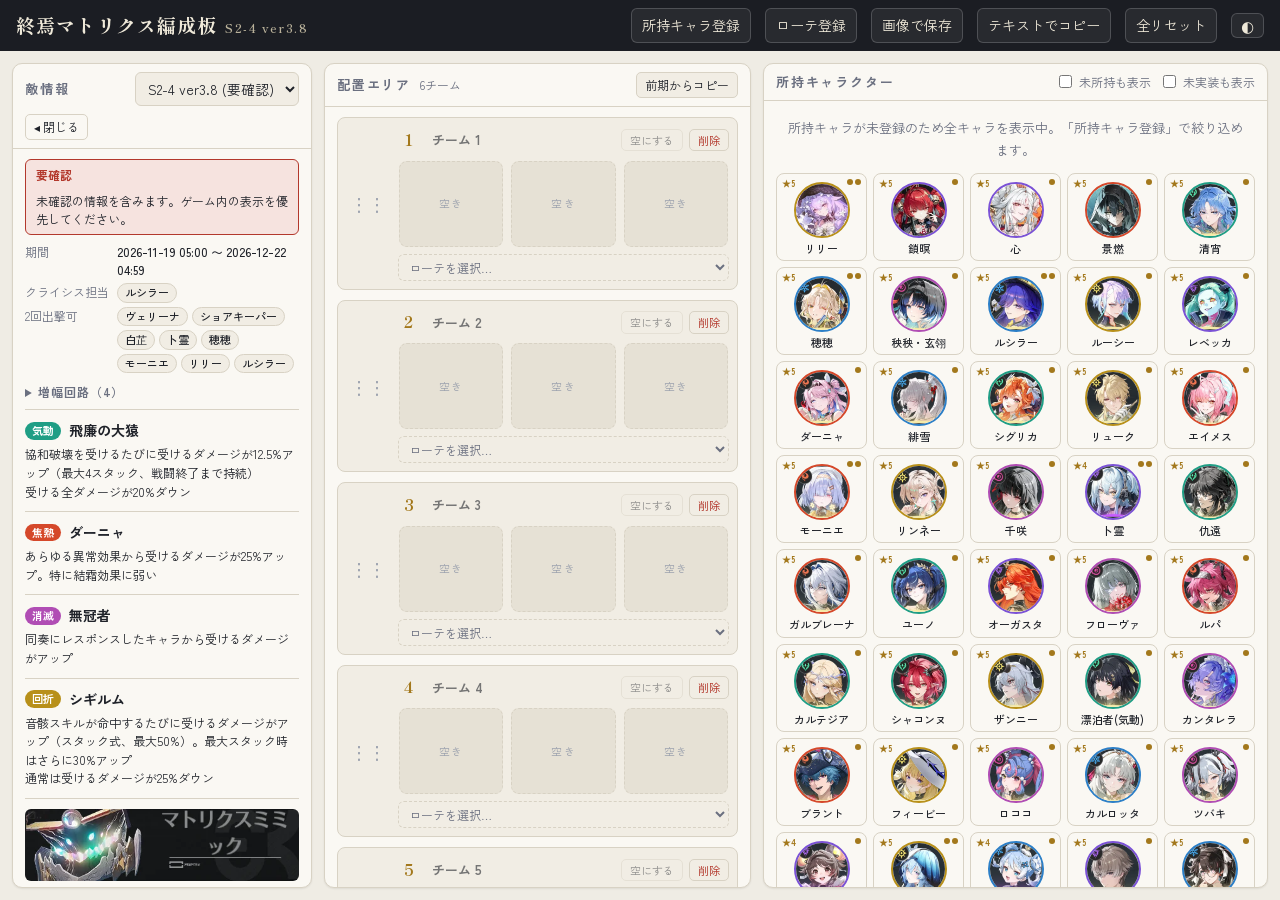
<file: docs/index.html>
<!doctype html>
<html lang="ja">
<head>
<meta charset="utf-8">
<meta name="viewport" content="width=device-width,initial-scale=1">
<title>終焉マトリクス編成板</title>
<meta name="description" content="鳴潮「終焉マトリクス」のチーム編成シミュレーター。所持キャラの登録、チーム編成、期間ごとの敵情報の確認ができます。">
<script>/* 初回描画前にテーマを適用（ちらつき防止） */try{var t=localStorage.getItem("dm_theme");if(t==="light"||t==="dark")document.documentElement.dataset.theme=t;}catch(e){}</script>
<link rel="stylesheet" href="https://fonts.googleapis.com/css2?family=Shippori+Mincho+B1:wght@600;800&family=Zen+Kaku+Gothic+New:wght@400;500;700&display=swap">
<link rel="stylesheet" href="style.css?v=c167cdea">
<script src="vendor/Sortable.min.js"></script>
<script src="data.js?v=6deaadb6"></script>
</head>
<body>

<header class="hdr">
  <h1>終焉マトリクス編成板<small id="hdr-ver"></small></h1>
  <span class="stat" id="stat"></span>
  <span class="sp"></span>
  <button id="btn-owned">所持キャラ登録</button>
  <button id="btn-rots">ローテ登録</button>
  <button id="btn-shot">画像で保存</button>
  <button id="btn-copy">テキストでコピー</button>
  <button id="btn-reset">全リセット</button>
  <button id="btn-theme" class="icon" title="表示テーマを切り替え" aria-label="表示テーマを切り替え">◐</button>
</header>

<div class="wrap" id="wrap" data-tab="teams">
  <section class="panel" id="enemy-panel" aria-label="敵情報">
    <div class="ph"><h2>敵情報</h2><span class="sp"></span>
      <select id="period-sel" aria-label="開催期間"></select>
      <button class="small ghost" id="btn-enemy-close" title="パネルを閉じる">◂ 閉じる</button>
    </div>
    <button id="btn-enemy-open" title="敵情報を開く">敵情報 ▸</button>
    <div class="pb" id="enemy-body"></div>
  </section>

  <section class="panel" id="teams-panel" aria-label="配置エリア">
    <div class="ph"><h2>配置エリア</h2><span class="cnt" id="team-count"></span><span class="sp"></span>
      <button class="small" id="btn-prev">前期からコピー</button>
    </div>
    <div class="pb">
      <div id="banner"></div>
      <div id="teams"></div>
      <button class="addteam" id="btn-addteam">＋ チームを追加</button>
    </div>
  </section>

  <section class="panel" id="roster-panel" aria-label="所持キャラクター">
    <div class="ph"><h2>所持キャラクター</h2><span class="sp"></span>
      <label class="chk"><input type="checkbox" id="chk-all"> 未所持も表示</label>
      <label class="chk"><input type="checkbox" id="chk-up"> 未実装も表示</label>
    </div>
    <div class="pb"><div class="roster" id="roster"></div></div>
  </section>
</div>

<nav class="tabbar" id="tabbar" aria-label="パネル切替">
  <button data-tab="teams" class="on">編成</button>
  <button data-tab="roster">キャラ</button>
  <button data-tab="enemy">敵情報</button>
</nav>

<div id="modal-root"></div>
<div class="toast" id="toast" role="status"><span id="toast-msg"></span><button id="toast-act" hidden></button></div>

<script src="app.js?v=924f5c11"></script>
</body>
</html>
</file>
<file: docs/style.css>
/* =========================================================
   終焉マトリクス編成板 — スタイル
   テーマ: ライト(:root) / ダーク(OS設定 or data-theme="dark")
   ブレークポイント: >=1101px 3列 / 641-1100px 2列+ドロワー / <=640px タブ
   ========================================================= */

/* ---------- トークン ---------- */
:root{
  --bg:#efece4; --panel:#faf8f3; --panel2:#f1ede4; --line:#d8d2c4; --ink:#1f2229; --muted:#6b7080; --faint:#9aa0ad;
  --accent:#a3781c; --accent-ink:#fff; --slot:#e6e1d5; --danger:#b3382c; --danger-bg:#f6e3df; --shadow:0 1px 2px rgba(20,18,10,.08);
  --e-回折:#b8901a; --e-気動:#1f9e85; --e-凝縮:#2c7fc7; --e-消滅:#b04db4; --e-焦熱:#d5482a; --e-電導:#7b52d6; --e-物理:#6b7080;
  --chip-ink:#fff;
  --hdr:#1b1d23; --hdr-ink:#efe9d9; --hdr-muted:#b9b19a;
  color-scheme:light;
}
@media (prefers-color-scheme: dark){ :root:not([data-theme="light"]){
  --bg:#13151a; --panel:#1b1e25; --panel2:#22262f; --line:#2f343f; --ink:#e9e5da; --muted:#9aa1b0; --faint:#6c7382;
  --accent:#d9b45a; --accent-ink:#1b1d23; --slot:#171a20; --danger:#e26a5c; --danger-bg:#3a2320; --shadow:0 1px 3px rgba(0,0,0,.4);
  --e-回折:#e9c650; --e-気動:#3fc9ad; --e-凝縮:#63aef0; --e-消滅:#d572d8; --e-焦熱:#f2653f; --e-電導:#a37cf5; --e-物理:#9aa1b0;
  --chip-ink:#14161b;
  --hdr:#0f1114; --hdr-ink:#efe9d9; --hdr-muted:#b9b19a;
  color-scheme:dark;
}}
:root[data-theme="dark"]{
  --bg:#13151a; --panel:#1b1e25; --panel2:#22262f; --line:#2f343f; --ink:#e9e5da; --muted:#9aa1b0; --faint:#6c7382;
  --accent:#d9b45a; --accent-ink:#1b1d23; --slot:#171a20; --danger:#e26a5c; --danger-bg:#3a2320; --shadow:0 1px 3px rgba(0,0,0,.4);
  --e-回折:#e9c650; --e-気動:#3fc9ad; --e-凝縮:#63aef0; --e-消滅:#d572d8; --e-焦熱:#f2653f; --e-電導:#a37cf5; --e-物理:#9aa1b0;
  --chip-ink:#14161b;
  --hdr:#0f1114; --hdr-ink:#efe9d9; --hdr-muted:#b9b19a;
  color-scheme:dark;
}

/* ---------- ベース ---------- */
*{box-sizing:border-box}
html,body{height:100%}
body{margin:0;background:var(--bg);color:var(--ink);font-family:"Zen Kaku Gothic New","Hiragino Sans","Yu Gothic UI","Meiryo",system-ui,sans-serif;font-size:14px;line-height:1.5;display:flex;flex-direction:column;height:100dvh;overflow:hidden}
img{max-width:100%}
button{font:inherit;color:inherit;cursor:pointer;border:1px solid var(--line);background:var(--panel2);border-radius:6px;padding:6px 10px}
button:hover{border-color:var(--accent)}
button:focus-visible,select:focus-visible,textarea:focus-visible,input:focus-visible,[tabindex]:focus-visible{outline:2px solid var(--accent);outline-offset:2px}
button.primary{background:var(--accent);color:var(--accent-ink);border-color:transparent;font-weight:700}
button.ghost{background:transparent}
button.danger{color:var(--danger)}
button.small{padding:3px 8px;font-size:12px;border-radius:5px}
button.icon{padding:4px 9px;font-size:15px;line-height:1}
button:disabled{opacity:.45;cursor:not-allowed}
a.btn{display:inline-block;text-decoration:none;font:inherit;color:var(--accent-ink);background:var(--accent);border-radius:6px;padding:6px 12px;font-weight:700}
select,input[type=text]{font:inherit;color:var(--ink);background:var(--panel2);border:1px solid var(--line);border-radius:6px;padding:5px 8px}
textarea{font:12px/1.4 ui-monospace,Consolas,monospace;color:var(--ink);background:var(--panel2);border:1px solid var(--line);border-radius:6px;padding:8px;width:100%}
label.chk{font-size:12px;color:var(--muted);display:inline-flex;gap:4px;align-items:center;white-space:nowrap}

/* ---------- ヘッダー ---------- */
.hdr{flex:none;background:var(--hdr);color:var(--hdr-ink);display:flex;align-items:center;gap:10px 14px;padding:8px 16px;flex-wrap:wrap;z-index:20}
.hdr h1{font-family:"Shippori Mincho B1","Hiragino Mincho ProN","Yu Mincho",serif;font-weight:800;font-size:19px;margin:0;letter-spacing:.06em;white-space:nowrap}
.hdr h1 small{font-family:inherit;font-weight:600;font-size:12px;color:var(--hdr-muted);margin-left:8px;letter-spacing:.12em}
.hdr .sp{flex:1}
.hdr button{background:rgba(255,255,255,.06);border-color:rgba(255,255,255,.18);color:var(--hdr-ink)}
.hdr .stat{font-size:12px;color:var(--hdr-muted);white-space:nowrap}
.hdr .stat .warn-n{color:#f0a090;font-weight:700}

/* ---------- レイアウト ---------- */
/* 配置エリアはコンパクトに固定し、余りをキャラ一覧に回す */
.wrap{flex:1;min-height:0;display:grid;grid-template-columns:300px minmax(380px,34%) minmax(0,1fr);gap:12px;padding:12px}
.panel{background:var(--panel);border:1px solid var(--line);border-radius:10px;display:flex;flex-direction:column;min-height:0;box-shadow:var(--shadow)}
.panel>.ph{display:flex;align-items:center;gap:8px;padding:8px 12px;border-bottom:1px solid var(--line);flex-wrap:wrap}
.panel>.ph h2{font-size:13px;margin:0;letter-spacing:.14em;color:var(--muted);font-weight:700}
.panel>.ph .sp{flex:1}
.panel>.ph .cnt{font-size:12px;color:var(--muted)}
.panel>.pb{overflow:auto;padding:10px 12px;flex:1;min-height:0;-webkit-overflow-scrolling:touch}
.tabbar{display:none}
#btn-enemy-open{display:none}

/* 敵情報パネルの折りたたみ（641px以上） */
@media (min-width:641px){
  .wrap.enemy-closed #enemy-panel>.ph,.wrap.enemy-closed #enemy-panel>.pb{display:none}
  .wrap.enemy-closed #btn-enemy-open{display:block;writing-mode:vertical-rl;margin:10px auto;padding:10px 6px;letter-spacing:.2em;font-size:12px;font-weight:700;color:var(--muted);background:transparent;border:0}
  .wrap.enemy-closed #btn-enemy-open:hover{color:var(--accent)}
}
@media (min-width:1101px){
  .wrap.enemy-closed{grid-template-columns:44px minmax(380px,36%) minmax(0,1fr)}
}
/* 中間幅: 配置エリアとキャラ一覧は横並びのまま、敵情報は左の帯から引き出すドロワー */
@media (min-width:641px) and (max-width:1100px){
  .wrap{grid-template-columns:44px minmax(340px,46%) minmax(0,1fr);gap:8px;padding:8px}
  .wrap:not(.enemy-closed)::before{content:"";position:fixed;inset:0;background:rgba(0,0,0,.35);z-index:29}
  .wrap:not(.enemy-closed) #enemy-panel{position:fixed;left:8px;top:8px;bottom:8px;width:min(380px,calc(100vw - 60px));z-index:30;box-shadow:0 12px 40px rgba(0,0,0,.45)}
  .hdr{gap:8px 10px;padding:8px 10px}
  .hdr button{padding:5px 8px;font-size:13px}
}
/* スマホ幅: 下部タブで1パネルずつ表示 */
@media (max-width:640px){
  .wrap{display:block;padding:8px}
  .wrap>.panel{display:none;height:100%}
  .wrap[data-tab="teams"] #teams-panel,.wrap[data-tab="roster"] #roster-panel,.wrap[data-tab="enemy"] #enemy-panel{display:flex}
  .tabbar{flex:none;display:grid;grid-template-columns:repeat(3,1fr);gap:0;background:var(--hdr);padding:6px 8px calc(6px + env(safe-area-inset-bottom))}
  .tabbar button{background:transparent;border:0;color:var(--hdr-muted);font-weight:700;letter-spacing:.1em;padding:10px 0;border-radius:8px}
  .tabbar button.on{color:var(--hdr-ink);background:rgba(255,255,255,.1)}
  .hdr h1 small{display:block;margin:0}
  .hdr .stat{white-space:normal}
  button.small{padding:6px 10px;font-size:13px}
  .toast{bottom:64px}
}

/* ---------- 配置エリア ---------- */
.banner{display:flex;align-items:center;gap:8px;font-size:12px;background:var(--panel2);border:1px solid var(--accent);border-radius:8px;padding:6px 10px;margin-bottom:10px;flex-wrap:wrap}
.banner b{color:var(--accent)}
.team{display:grid;grid-template-columns:auto minmax(0,1fr);align-items:stretch;gap:8px;padding:8px;border:1px solid var(--line);border-radius:8px;background:var(--panel2);margin-bottom:10px;position:relative}
.team.active{border-color:var(--accent);box-shadow:inset 0 0 0 1px var(--accent)}
.team .grip{cursor:grab;color:var(--faint);padding:0 4px;font-size:18px;line-height:1;user-select:none;touch-action:none;display:flex;align-items:center}
.team .grip:active{cursor:grabbing}
.team .tbody{display:flex;flex-direction:column;gap:6px;min-width:0}
.team .trow{display:flex;align-items:center;gap:6px;min-width:0}
.team .tno{font-family:"Shippori Mincho B1",serif;font-weight:800;font-size:15px;color:var(--accent);min-width:1.4em;text-align:center}
.team.active .tno{text-decoration:underline;text-underline-offset:3px}
.team input.tname{flex:1;min-width:60px;background:transparent;border:1px solid transparent;padding:3px 6px;font-weight:700;font-size:13px}
.team input.tname:hover,.team input.tname:focus{border-color:var(--line);background:var(--panel)}
.team .trow button{padding:2px 8px;font-size:11px}
.team .slots{position:relative;display:grid;grid-template-columns:repeat(3,minmax(0,1fr));gap:8px;min-height:88px;padding:1px}
.team .slots>.card{position:relative;z-index:1}
/* 空き枠は背景レイヤー（ドラッグの並び替えに巻き込まれない） */
.team .slotbg{position:absolute;inset:1px;display:grid;grid-template-columns:repeat(3,minmax(0,1fr));gap:8px;pointer-events:none}
.team .slotbg i{border:1px dashed var(--line);border-radius:8px;background:var(--slot);display:flex;align-items:center;justify-content:center;color:var(--faint);font-size:11px;font-style:normal;letter-spacing:.1em}
.team.drop-target{border-color:var(--accent);box-shadow:0 0 0 2px var(--accent)}
.team.drop-target .slotbg i{border-color:var(--accent);border-style:solid}
#roster-panel.drop-target{box-shadow:inset 0 0 0 2px var(--danger)}
.drag-fb{opacity:.92;transform:rotate(2deg) scale(1.04);box-shadow:0 10px 28px rgba(0,0,0,.4);cursor:grabbing}
.sortable-chosen{cursor:grabbing}
/* チームのローテ欄 */
.team .trot{display:flex;align-items:center;gap:4px;min-width:0}
.team .trotsel{flex:1;min-width:0;font-size:12px;padding:3px 6px;color:var(--muted);background:transparent;border-style:dashed}
.team .trotsel:hover,.team .trotsel:focus{color:var(--ink);background:var(--panel)}
.rotbtn{flex:1;min-width:0;display:flex;align-items:center;gap:6px;padding:4px 8px;font-size:12px;font-weight:700;background:var(--panel);border-color:var(--accent);text-align:left}
.rotbtn span{flex:1;min-width:0;overflow:hidden;text-overflow:ellipsis;white-space:nowrap}
.rotbtn b{color:var(--accent);font-size:10px}
.rotbtn .mi{width:20px;height:20px;border-width:1px;margin-right:-10px}
.rotbtn .mi:nth-of-type(3),.rotbtn .mi:last-of-type{margin-right:0}
.tmemo-old{display:flex;align-items:center;gap:4px;font-size:11px;color:var(--muted)}
.tmemo-old span{flex:1;min-width:0;overflow:hidden;text-overflow:ellipsis;white-space:nowrap}
.tmemo-old button{padding:0 6px}
.sortable-ghost{opacity:.35}
.addteam{width:100%;border-style:dashed;padding:10px;color:var(--muted);background:transparent}

/* ---------- キャラカード ---------- */
.card{width:100%;display:flex;flex-direction:column;align-items:center;gap:4px;padding:8px 4px 5px;border-radius:8px;background:var(--panel);border:1px solid var(--line);cursor:pointer;user-select:none;position:relative;touch-action:manipulation}
.card:hover{border-color:var(--accent)}
.card .ic{width:56px;height:56px;border-radius:50%;object-fit:cover;background:var(--panel2);border:2px solid var(--ecol,var(--line));display:block}
.card .ic.txt{display:flex;align-items:center;justify-content:center;font-family:"Shippori Mincho B1",serif;font-weight:800;font-size:20px;color:var(--ecol)}
.card .nm{font-size:11px;font-weight:500;line-height:1.2;text-align:center;max-width:100%;overflow:hidden;text-overflow:ellipsis;white-space:nowrap}
.card .rk{position:absolute;top:3px;left:5px;font-size:9px;color:var(--accent);font-weight:700}
.card .dep{position:absolute;top:5px;right:5px;display:flex;gap:2px}
.card .dep i{width:6px;height:6px;border-radius:50%;background:var(--faint);display:block}
.card .dep i.on{background:var(--accent)}
.card .badge{position:absolute;bottom:20px;left:50%;transform:translateX(-50%);font-size:9px;padding:0 4px;border-radius:3px;background:var(--danger);color:#fff;white-space:nowrap}
.card.used{opacity:.42}
.card.notown{opacity:.3}
.card.over{border-color:var(--danger);box-shadow:inset 0 0 0 1px var(--danger)}
.roster{display:grid;grid-template-columns:repeat(auto-fill,minmax(78px,1fr));gap:6px}
.empty{color:var(--muted);font-size:13px;padding:16px 8px;text-align:center;line-height:1.7}

/* ---------- 敵情報 ---------- */
.meta{font-size:12px;color:var(--muted);display:grid;grid-template-columns:auto 1fr;gap:4px 8px;margin:4px 0 10px;align-items:start}
.meta b{color:var(--ink);font-weight:500}
.chips{display:flex;flex-wrap:wrap;gap:4px}
.chip{display:inline-block;font-size:11px;padding:0 7px;border-radius:99px;border:1px solid var(--line);background:var(--panel2);line-height:1.6}
.ech{display:inline-block;font-size:11px;font-weight:700;padding:0 7px;border-radius:99px;color:var(--chip-ink);background:var(--ecol,var(--faint));line-height:1.6;white-space:nowrap}
.warn{display:flex;align-items:center;gap:8px;flex-wrap:wrap;font-size:12px;background:var(--danger-bg);border:1px solid var(--danger);border-radius:6px;padding:6px 10px;margin-bottom:8px}
.warn b{color:var(--danger)}
.enemy{border-top:1px solid var(--line);padding:10px 0}
.enemy img{width:100%;height:auto;border-radius:6px;display:block;margin-bottom:6px}
.enemy .en{display:flex;align-items:center;gap:8px;font-weight:700;font-size:14px;margin-bottom:4px}
.enemy .ed{font-size:12px;color:var(--ink);white-space:pre-wrap;line-height:1.55}
.enemy .ed .rd{display:inline-block;margin-top:4px;font-weight:700;color:var(--accent);letter-spacing:.06em}
.enemy .ed .tg{color:var(--muted);font-weight:700}
details.circ{margin:6px 0 8px}
details.circ summary{cursor:pointer;font-size:12px;font-weight:700;color:var(--muted);letter-spacing:.08em}
details.circ .ci{font-size:12px;padding:4px 0}
details.circ .ci b{display:block;color:var(--ink)}
.note{font-size:12px;color:var(--muted);background:var(--panel2);border:1px dashed var(--line);border-radius:6px;padding:8px;margin-top:8px;line-height:1.6}

/* ---------- モーダル・トースト ---------- */
.modal{position:fixed;inset:0;background:rgba(0,0,0,.55);display:flex;align-items:center;justify-content:center;z-index:50;padding:16px}
.modal .box{background:var(--panel);color:var(--ink);border:1px solid var(--line);border-radius:12px;max-width:900px;width:100%;max-height:92vh;display:flex;flex-direction:column;box-shadow:0 12px 40px rgba(0,0,0,.35)}
.modal .mh{display:flex;align-items:center;gap:10px;padding:12px 16px;border-bottom:1px solid var(--line)}
.modal .mh h3{margin:0;font-size:15px;font-weight:700}
.modal .mh .sp{flex:1}
.modal .mb{padding:12px 16px;overflow:auto}
.modal .mf{padding:10px 16px;border-top:1px solid var(--line);display:flex;gap:8px;align-items:center;flex-wrap:wrap}
.modal .mf .sp{flex:1}
.ownergrid{display:grid;grid-template-columns:repeat(auto-fill,minmax(84px,1fr));gap:6px}
.ownergrid .card{opacity:.4}
.ownergrid .card.own{opacity:1;border-color:var(--accent);box-shadow:inset 0 0 0 1px var(--accent)}
.ownergrid .card.own::before{content:"✓";position:absolute;top:2px;right:5px;font-size:11px;color:var(--accent);font-weight:700}
.sec{font-size:12px;font-weight:700;color:var(--muted);letter-spacing:.12em;margin:14px 0 6px}
.sec:first-child{margin-top:0}
.kv{font-size:13px;line-height:1.7}
.shot{max-width:100%;max-height:60vh;border:1px solid var(--line);border-radius:6px;display:block;margin:0 auto}
.toast{position:fixed;left:50%;bottom:22px;transform:translateX(-50%);background:var(--hdr);color:var(--hdr-ink);padding:8px 14px;border-radius:8px;font-size:13px;z-index:60;box-shadow:0 6px 20px rgba(0,0,0,.35);opacity:0;transition:opacity .2s;pointer-events:none;display:flex;gap:10px;align-items:center;max-width:92vw}
.toast.show{opacity:1;pointer-events:auto}
.toast button{background:var(--accent);color:var(--accent-ink);border:0;padding:3px 10px;font-weight:700;font-size:12px}
@media (prefers-reduced-motion:reduce){ .toast{transition:none} }

/* ---------- ローテ ---------- */
.modal .box.wide{max-width:1000px}
.mi{width:28px;height:28px;border-radius:50%;object-fit:cover;flex:none;background:var(--panel2);border:2px solid var(--ecol,var(--line));display:inline-flex;align-items:center;justify-content:center;font-family:"Shippori Mincho B1",serif;font-weight:800;font-size:12px;color:var(--ecol);vertical-align:middle}
.mi.lg{width:44px;height:44px;font-size:16px}
.act{display:inline-flex;align-items:center;gap:3px;font-size:12px;font-weight:700;line-height:1.3;padding:2px 7px;border-radius:5px;background:var(--panel);border:1px solid var(--line);white-space:nowrap}
.act kbd{font:700 10px/1 ui-monospace,Consolas,monospace;padding:2px 4px;border-radius:3px;background:var(--ink);color:var(--panel)}
.act.empty{color:var(--faint)}
.rmembers{display:flex;flex-wrap:wrap;gap:6px 14px;margin-bottom:10px;font-size:13px;font-weight:700}
.rmembers span{display:inline-flex;align-items:center;gap:6px}
.rsec{border:1px solid var(--line);border-left:3px solid var(--accent);border-radius:8px;padding:8px 10px;margin-bottom:10px;background:var(--panel2)}
.rsec+.rsec{border-left-color:var(--e-凝縮)}
.rsec-h{font-weight:800;font-size:13px;letter-spacing:.08em;color:var(--accent);margin-bottom:6px}
.rsec+.rsec .rsec-h{color:var(--e-凝縮)}
.rsteps{display:flex;flex-wrap:wrap;align-items:center;gap:6px}
.rstep{display:flex;align-items:center;gap:8px;border:1px solid var(--accent);border-radius:8px;padding:4px 8px 4px 4px;background:var(--bg);max-width:100%}
.rstep .rch{display:flex;flex-direction:column;align-items:center;gap:1px;flex:none}
.rstep .rch small{font-size:10px;color:var(--muted);max-width:56px;overflow:hidden;text-overflow:ellipsis;white-space:nowrap}
.rstep .acts{display:flex;flex-wrap:wrap;gap:4px}
.rarr{color:var(--accent);font-weight:800}
.rotitem{display:flex;align-items:center;gap:6px;padding:8px;border:1px solid var(--line);border-radius:8px;margin-bottom:6px;background:var(--panel2);flex-wrap:wrap}
.rotitem .ics{display:flex;gap:2px}
.rotitem .rn{flex:1;min-width:140px;display:flex;flex-direction:column}
.rotitem .rn small{font-size:11px;color:var(--muted)}
.roted .relabel{display:flex;flex-direction:column;gap:4px;font-size:12px;font-weight:700;color:var(--muted)}
.roted .relabel input,.roted .relabel textarea{font:inherit;font-weight:400;font-size:14px;color:var(--ink)}
.roted .hint{font-size:12px;color:var(--muted);margin-bottom:8px}
.remembers{display:flex;flex-wrap:wrap;align-items:center;gap:8px}
.remem{display:flex;align-items:center;gap:6px;padding:4px 10px 4px 4px;border-radius:99px;font-size:13px;font-weight:700;background:var(--panel2);position:relative}
.remem i{font-style:normal;color:var(--faint);font-size:11px}
.remem.empty{border:1px dashed var(--line);color:var(--faint);padding:14px 22px;font-weight:400;font-size:12px}
.repicker{margin-top:8px;border:1px solid var(--line);border-radius:8px;padding:8px;background:var(--panel2)}
.repicker .re-q{width:100%;margin-bottom:8px}
.repicker .ownergrid{max-height:260px;overflow:auto}
.resec{border:1px solid var(--line);border-radius:8px;padding:8px;margin-bottom:8px;background:var(--panel2)}
.resec-h{display:flex;align-items:center;gap:6px;margin-bottom:6px}
.resec-h input{font-weight:800;color:var(--accent);flex:1;min-width:0;max-width:260px}
.resec-h .sp{flex:1}
.rerow{display:grid;grid-template-columns:auto 110px minmax(0,1fr) auto;align-items:center;gap:6px;margin-bottom:5px}
.rerow input{min-width:0;width:100%}
.rebtns{display:flex;gap:2px}
.rebtns button{padding:2px 7px}
.readd{display:flex;flex-wrap:wrap;gap:6px;margin-top:4px}
@media (max-width:640px){
  .rerow{grid-template-columns:auto minmax(0,1fr) auto}
  .rerow input{grid-column:1/-1;grid-row:2}
  .rerow .rebtns{grid-column:3;grid-row:1}
  .rstep{flex-wrap:wrap}
}
</file>
